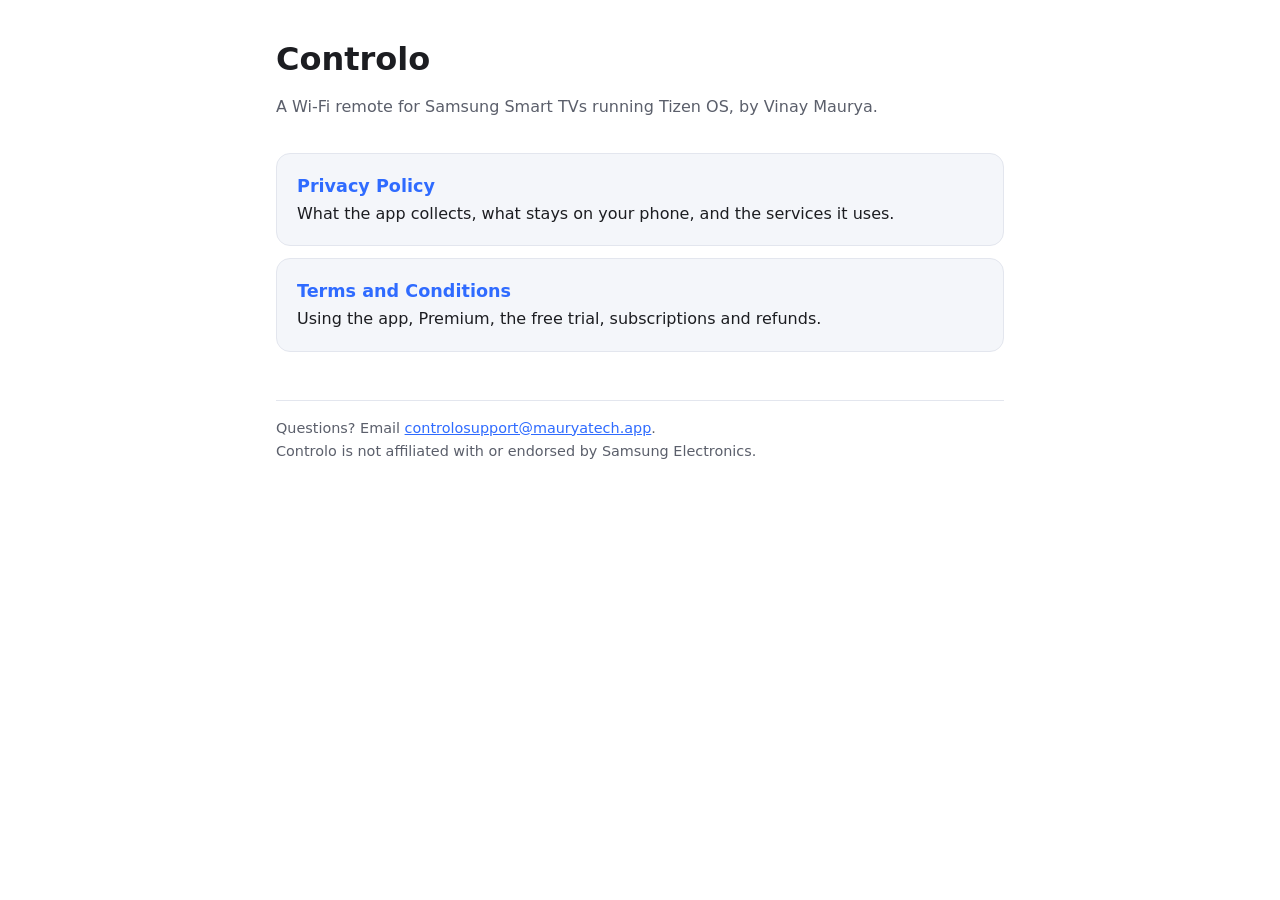
<file: index.html>
<!doctype html>
<html lang="en">
<head>
  <meta charset="utf-8">
  <meta name="viewport" content="width=device-width, initial-scale=1">
  <title>Controlo</title>
  <meta name="description" content="Controlo, a Wi-Fi remote for Samsung Smart TVs: privacy policy and terms.">
  <link rel="stylesheet" href="style.css">
</head>
<body>
<main>
  <header>
    <h1>Controlo</h1>
    <p class="muted">A Wi-Fi remote for Samsung Smart TVs running Tizen OS, by Vinay Maurya.</p>
  </header>

  <div class="cards">
    <a class="card" href="privacy.html">
      <strong>Privacy Policy</strong>
      What the app collects, what stays on your phone, and the services it uses.
    </a>
    <a class="card" href="terms.html">
      <strong>Terms and Conditions</strong>
      Using the app, Premium, the free trial, subscriptions and refunds.
    </a>
  </div>

  <footer>
    Questions? Email <a href="mailto:controlosupport@mauryatech.app">controlosupport@mauryatech.app</a>.<br>
    Controlo is not affiliated with or endorsed by Samsung Electronics.
  </footer>
</main>
</body>
</html>
</file>
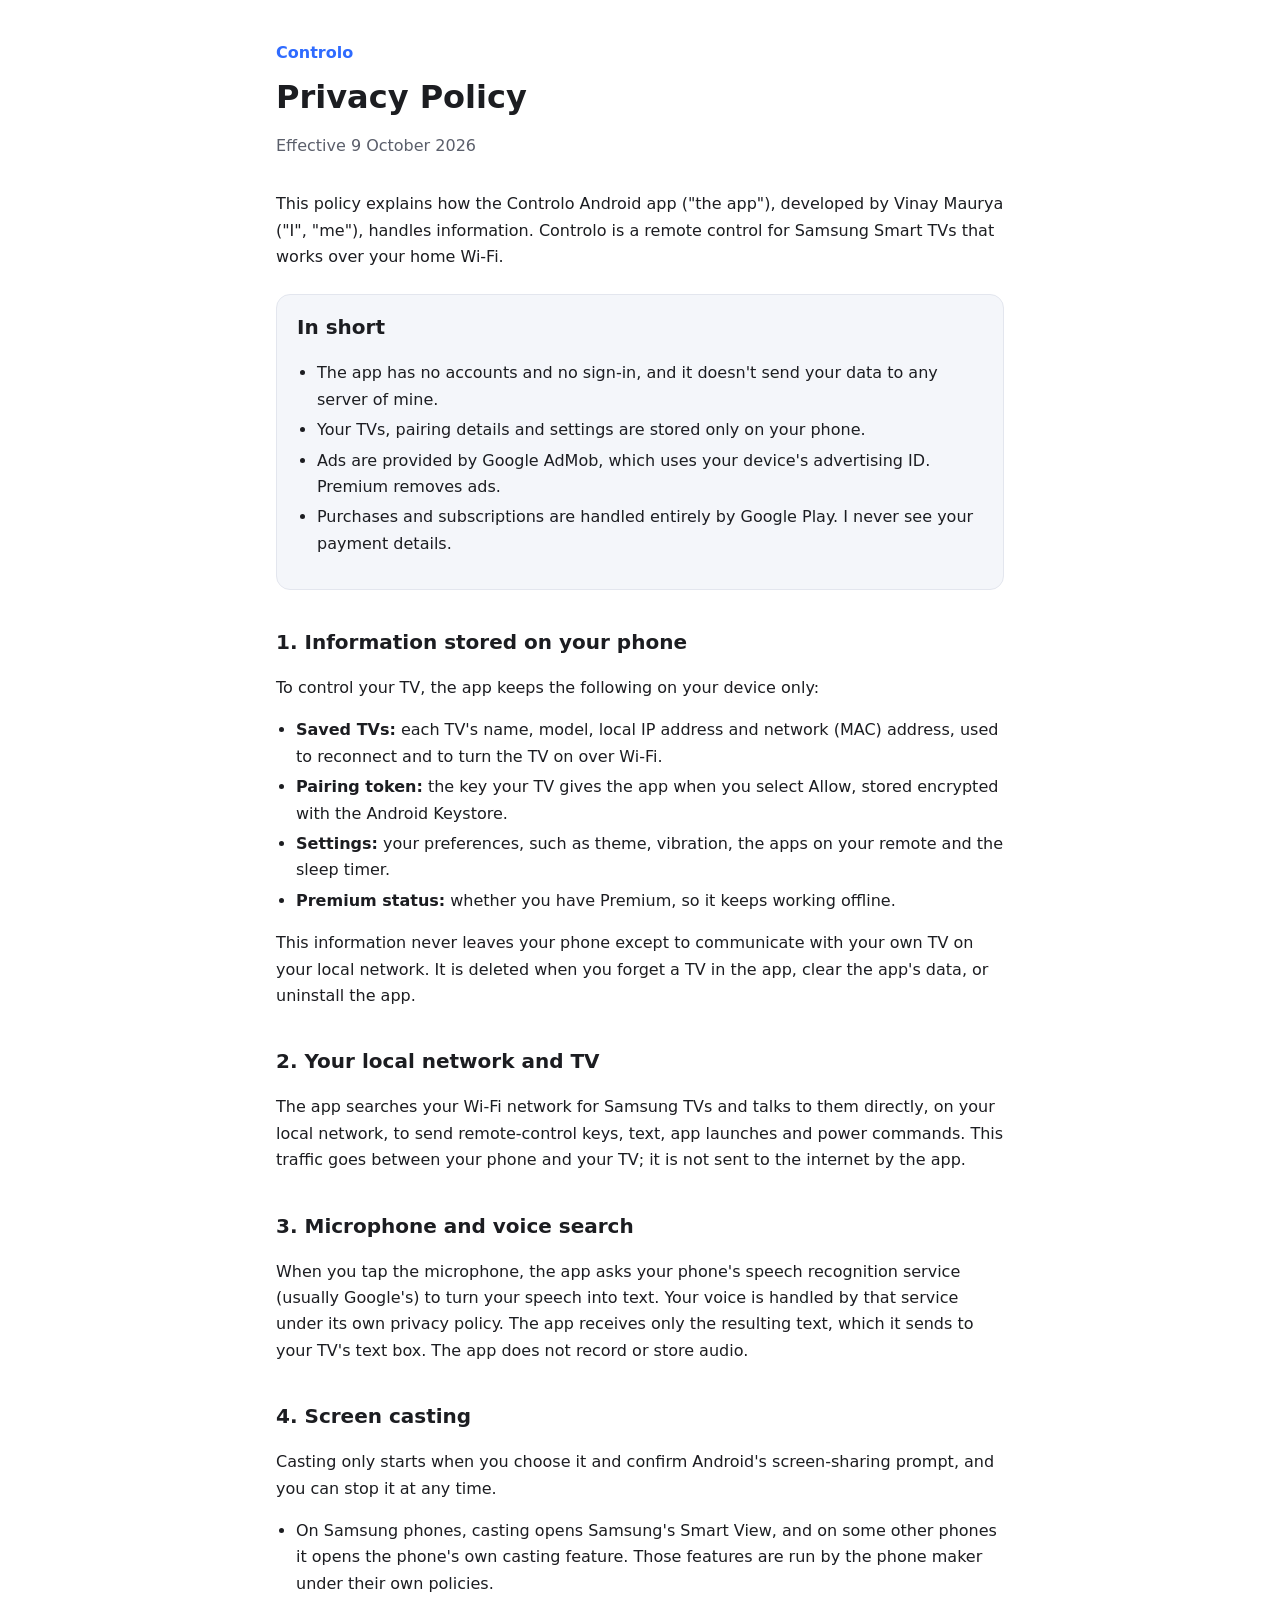
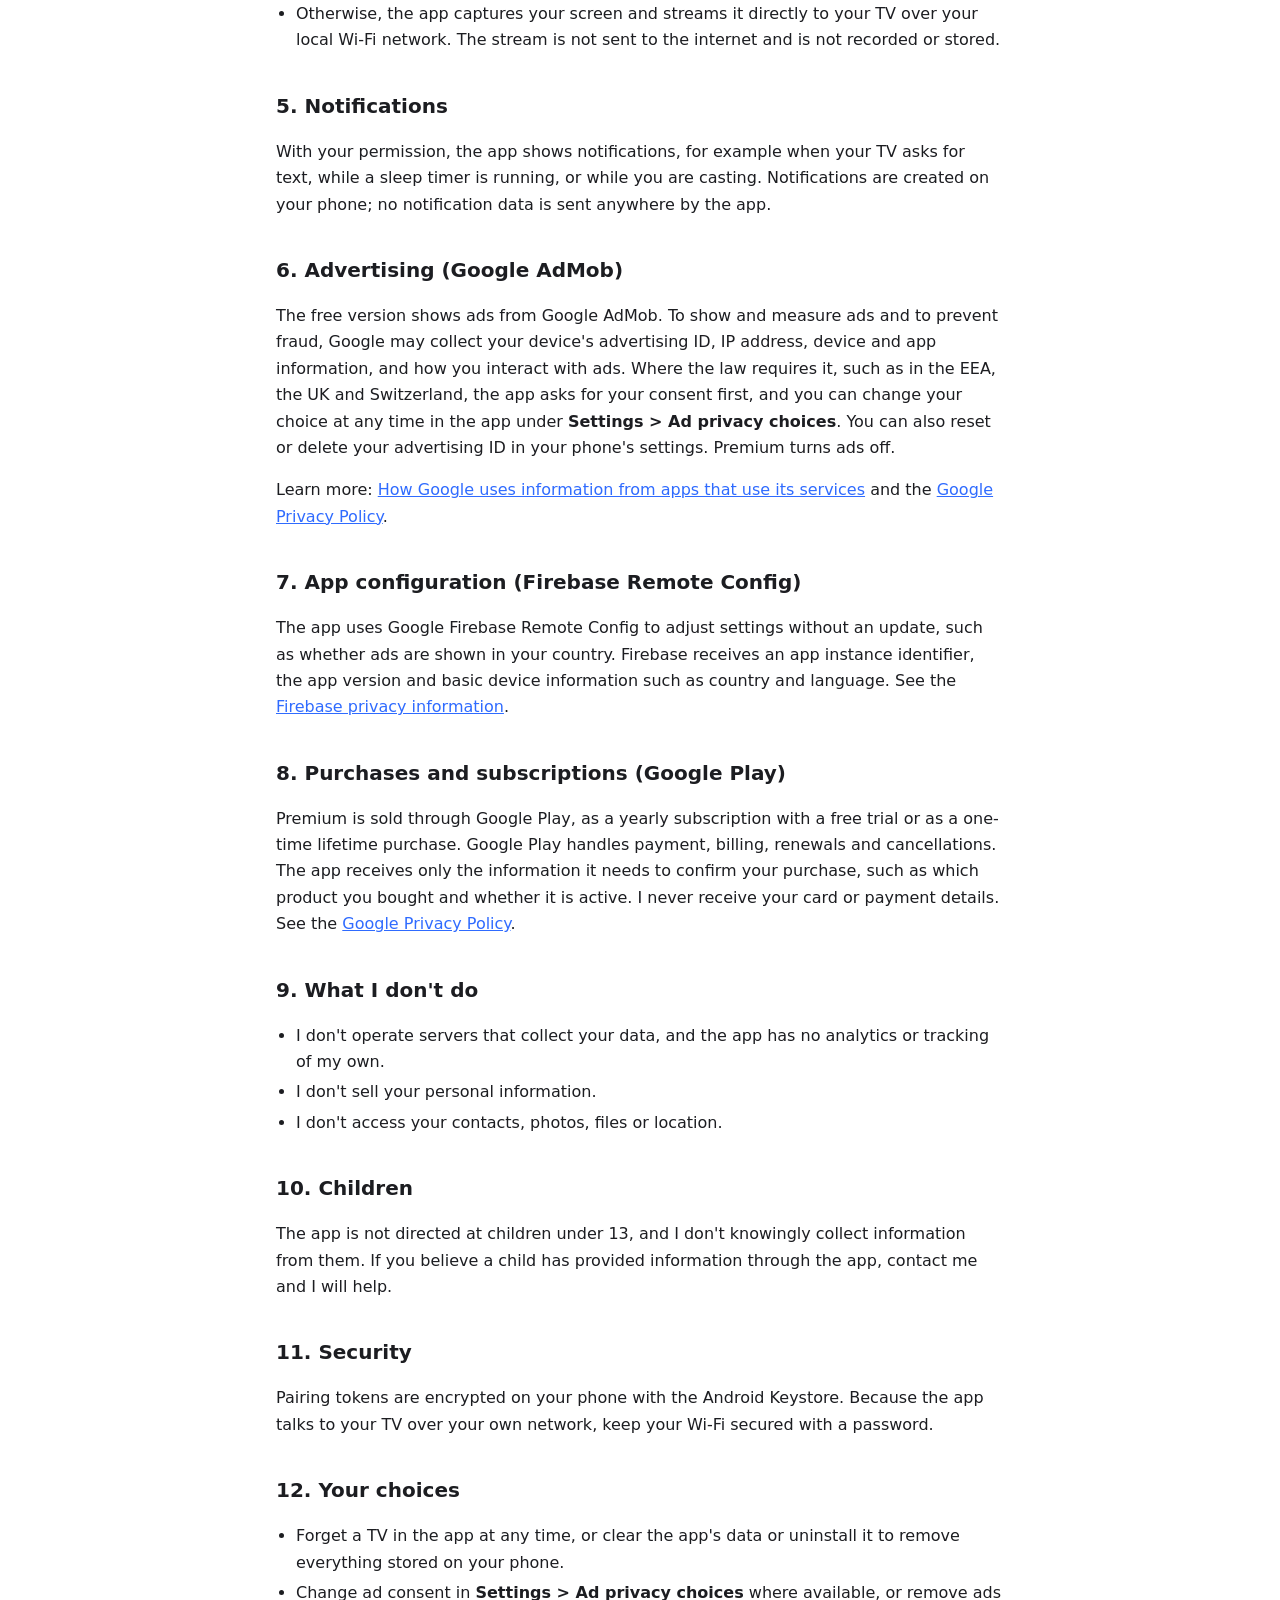
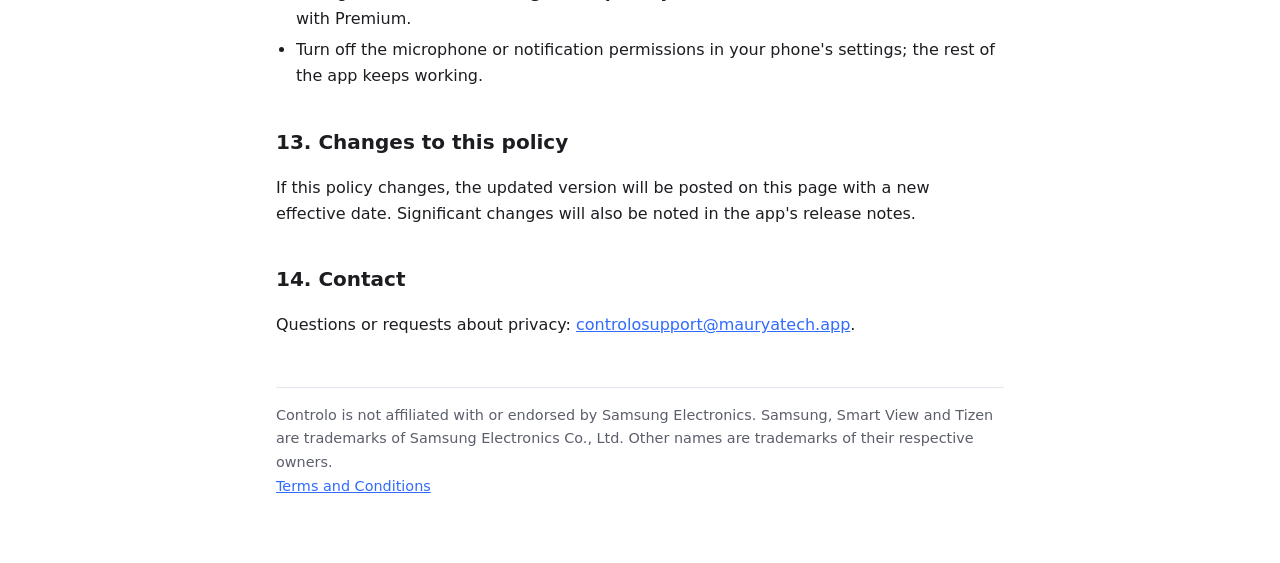
<file: privacy.html>
<!doctype html>
<html lang="en">
<head>
  <meta charset="utf-8">
  <meta name="viewport" content="width=device-width, initial-scale=1">
  <title>Controlo Privacy Policy</title>
  <meta name="description" content="How Controlo, the Wi-Fi remote for Samsung Smart TVs, handles your information.">
  <link rel="stylesheet" href="style.css">
</head>
<body>
<main>
  <header>
    <a class="brand" href="index.html">Controlo</a>
    <h1>Privacy Policy</h1>
    <p class="muted">Effective 9 October 2026</p>
  </header>

  <p>This policy explains how the Controlo Android app ("the app"), developed by Vinay Maurya ("I", "me"),
    handles information. Controlo is a remote control for Samsung Smart TVs that works over your home
    Wi-Fi.</p>

  <div class="summary">
    <h2>In short</h2>
    <ul>
      <li>The app has no accounts and no sign-in, and it doesn't send your data to any server of mine.</li>
      <li>Your TVs, pairing details and settings are stored only on your phone.</li>
      <li>Ads are provided by Google AdMob, which uses your device's advertising ID. Premium removes ads.</li>
      <li>Purchases and subscriptions are handled entirely by Google Play. I never see your payment details.</li>
    </ul>
  </div>

  <h2>1. Information stored on your phone</h2>
  <p>To control your TV, the app keeps the following on your device only:</p>
  <ul>
    <li><strong>Saved TVs:</strong> each TV's name, model, local IP address and network (MAC) address, used to
      reconnect and to turn the TV on over Wi-Fi.</li>
    <li><strong>Pairing token:</strong> the key your TV gives the app when you select Allow, stored encrypted
      with the Android Keystore.</li>
    <li><strong>Settings:</strong> your preferences, such as theme, vibration, the apps on your remote and the
      sleep timer.</li>
    <li><strong>Premium status:</strong> whether you have Premium, so it keeps working offline.</li>
  </ul>
  <p>This information never leaves your phone except to communicate with your own TV on your local network. It
    is deleted when you forget a TV in the app, clear the app's data, or uninstall the app.</p>

  <h2>2. Your local network and TV</h2>
  <p>The app searches your Wi-Fi network for Samsung TVs and talks to them directly, on your local network, to
    send remote-control keys, text, app launches and power commands. This traffic goes between your phone and
    your TV; it is not sent to the internet by the app.</p>

  <h2>3. Microphone and voice search</h2>
  <p>When you tap the microphone, the app asks your phone's speech recognition service (usually Google's) to turn
    your speech into text. Your voice is handled by that service under its own privacy policy. The app receives
    only the resulting text, which it sends to your TV's text box. The app does not record or store audio.</p>

  <h2>4. Screen casting</h2>
  <p>Casting only starts when you choose it and confirm Android's screen-sharing prompt, and you can stop it at
    any time.</p>
  <ul>
    <li>On Samsung phones, casting opens Samsung's Smart View, and on some other phones it opens the phone's own
      casting feature. Those features are run by the phone maker under their own policies.</li>
    <li>Otherwise, the app captures your screen and streams it directly to your TV over your local Wi-Fi network.
      The stream is not sent to the internet and is not recorded or stored.</li>
  </ul>

  <h2>5. Notifications</h2>
  <p>With your permission, the app shows notifications, for example when your TV asks for text, while a sleep
    timer is running, or while you are casting. Notifications are created on your phone; no notification data is
    sent anywhere by the app.</p>

  <h2>6. Advertising (Google AdMob)</h2>
  <p>The free version shows ads from Google AdMob. To show and measure ads and to prevent fraud, Google may
    collect your device's advertising ID, IP address, device and app information, and how you interact with ads.
    Where the law requires it, such as in the EEA, the UK and Switzerland, the app asks for your consent first, and
    you can change your choice at any time in the app under <strong>Settings &gt; Ad privacy choices</strong>.
    You can also reset or delete your advertising ID in your phone's settings. Premium turns ads off.</p>
  <p>Learn more: <a href="https://policies.google.com/technologies/partner-sites">How Google uses information from
    apps that use its services</a> and the <a href="https://policies.google.com/privacy">Google Privacy Policy</a>.</p>

  <h2>7. App configuration (Firebase Remote Config)</h2>
  <p>The app uses Google Firebase Remote Config to adjust settings without an update, such as whether ads are shown
    in your country. Firebase receives an app instance identifier, the app version and basic device information
    such as country and language. See the <a href="https://firebase.google.com/support/privacy">Firebase privacy
    information</a>.</p>

  <h2>8. Purchases and subscriptions (Google Play)</h2>
  <p>Premium is sold through Google Play, as a yearly subscription with a free trial or as a one-time lifetime
    purchase. Google Play handles payment, billing, renewals and cancellations. The app receives only the
    information it needs to confirm your purchase, such as which product you bought and whether it is active.
    I never receive your card or payment details. See the
    <a href="https://policies.google.com/privacy">Google Privacy Policy</a>.</p>

  <h2>9. What I don't do</h2>
  <ul>
    <li>I don't operate servers that collect your data, and the app has no analytics or tracking of my own.</li>
    <li>I don't sell your personal information.</li>
    <li>I don't access your contacts, photos, files or location.</li>
  </ul>

  <h2>10. Children</h2>
  <p>The app is not directed at children under 13, and I don't knowingly collect information from them. If you
    believe a child has provided information through the app, contact me and I will help.</p>

  <h2>11. Security</h2>
  <p>Pairing tokens are encrypted on your phone with the Android Keystore. Because the app talks to your TV over
    your own network, keep your Wi-Fi secured with a password.</p>

  <h2>12. Your choices</h2>
  <ul>
    <li>Forget a TV in the app at any time, or clear the app's data or uninstall it to remove everything stored on
      your phone.</li>
    <li>Change ad consent in <strong>Settings &gt; Ad privacy choices</strong> where available, or remove ads with
      Premium.</li>
    <li>Turn off the microphone or notification permissions in your phone's settings; the rest of the app keeps
      working.</li>
  </ul>

  <h2>13. Changes to this policy</h2>
  <p>If this policy changes, the updated version will be posted on this page with a new effective date. Significant
    changes will also be noted in the app's release notes.</p>

  <h2>14. Contact</h2>
  <p>Questions or requests about privacy: <a href="mailto:controlosupport@mauryatech.app">controlosupport@mauryatech.app</a>.</p>

  <footer>
    Controlo is not affiliated with or endorsed by Samsung Electronics. Samsung, Smart View and Tizen are
    trademarks of Samsung Electronics Co., Ltd. Other names are trademarks of their respective owners.<br>
    <a href="terms.html">Terms and Conditions</a>
  </footer>
</main>
</body>
</html>
</file>
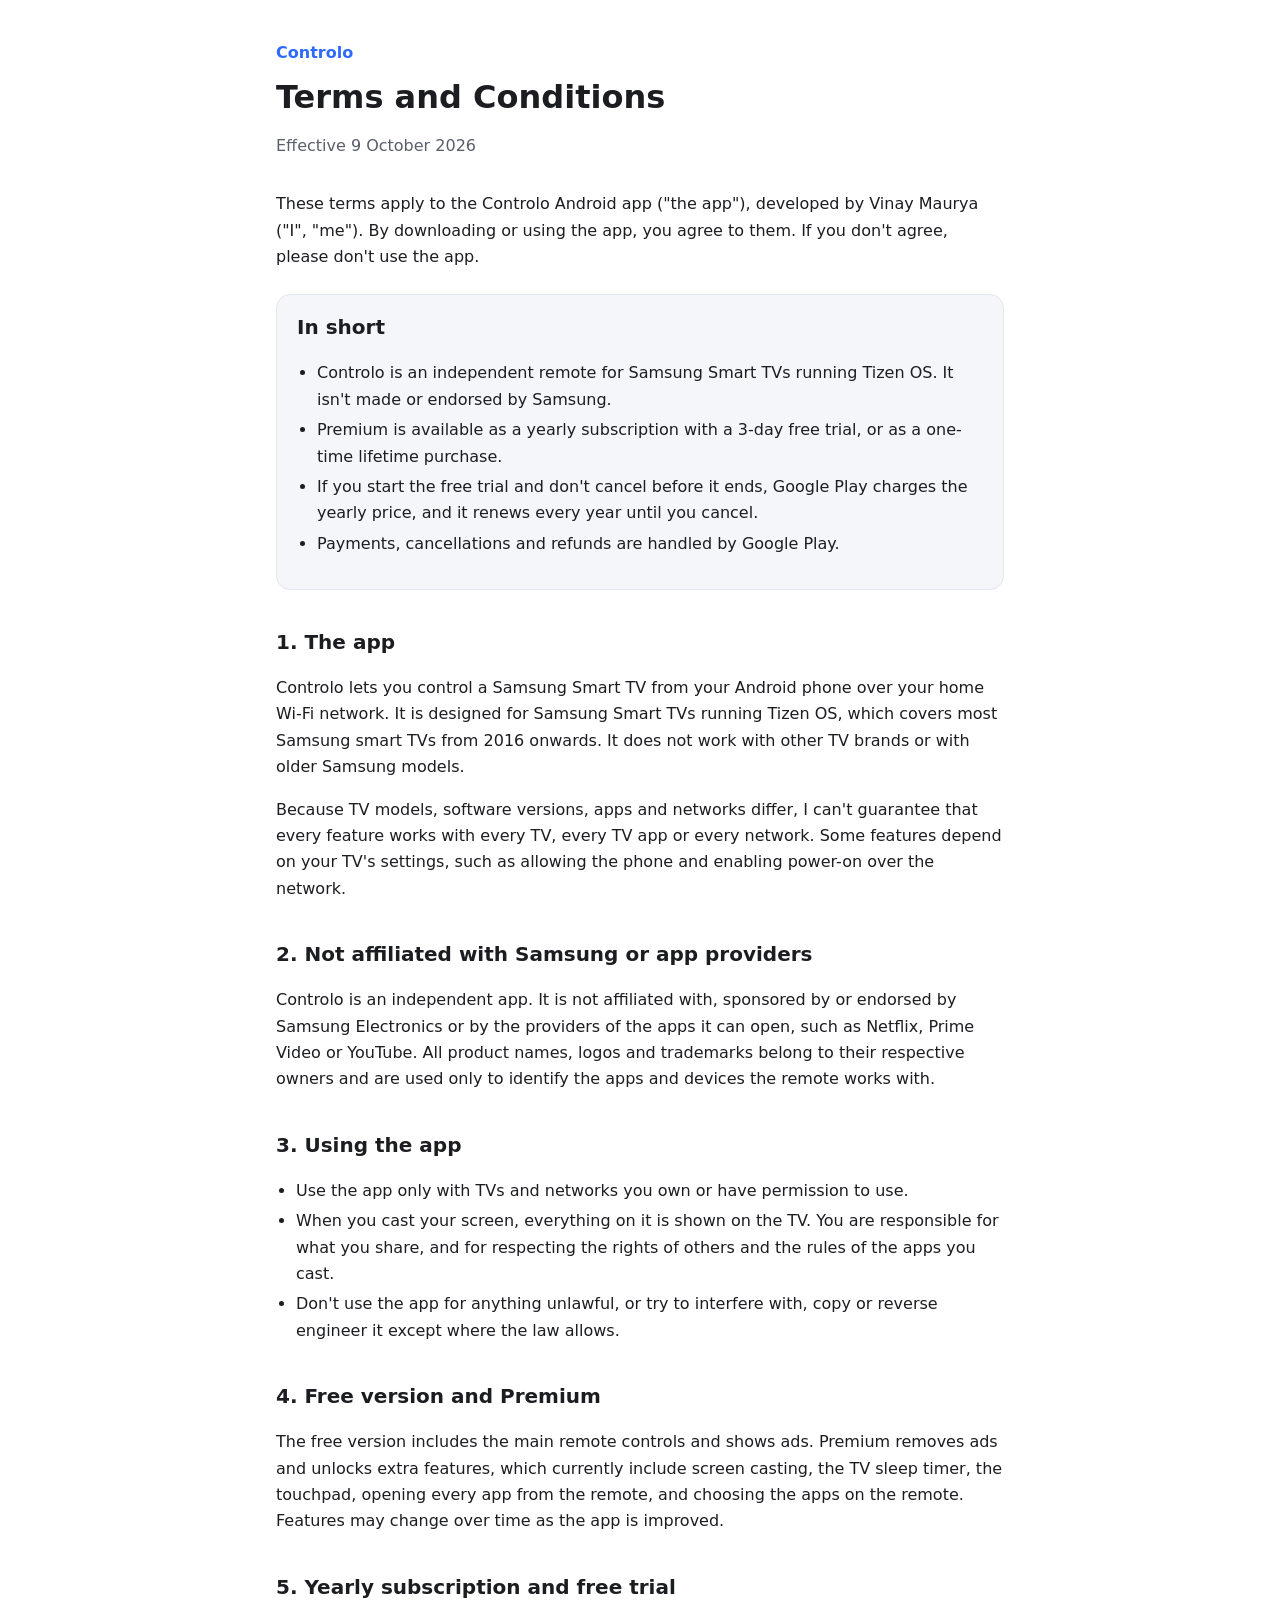
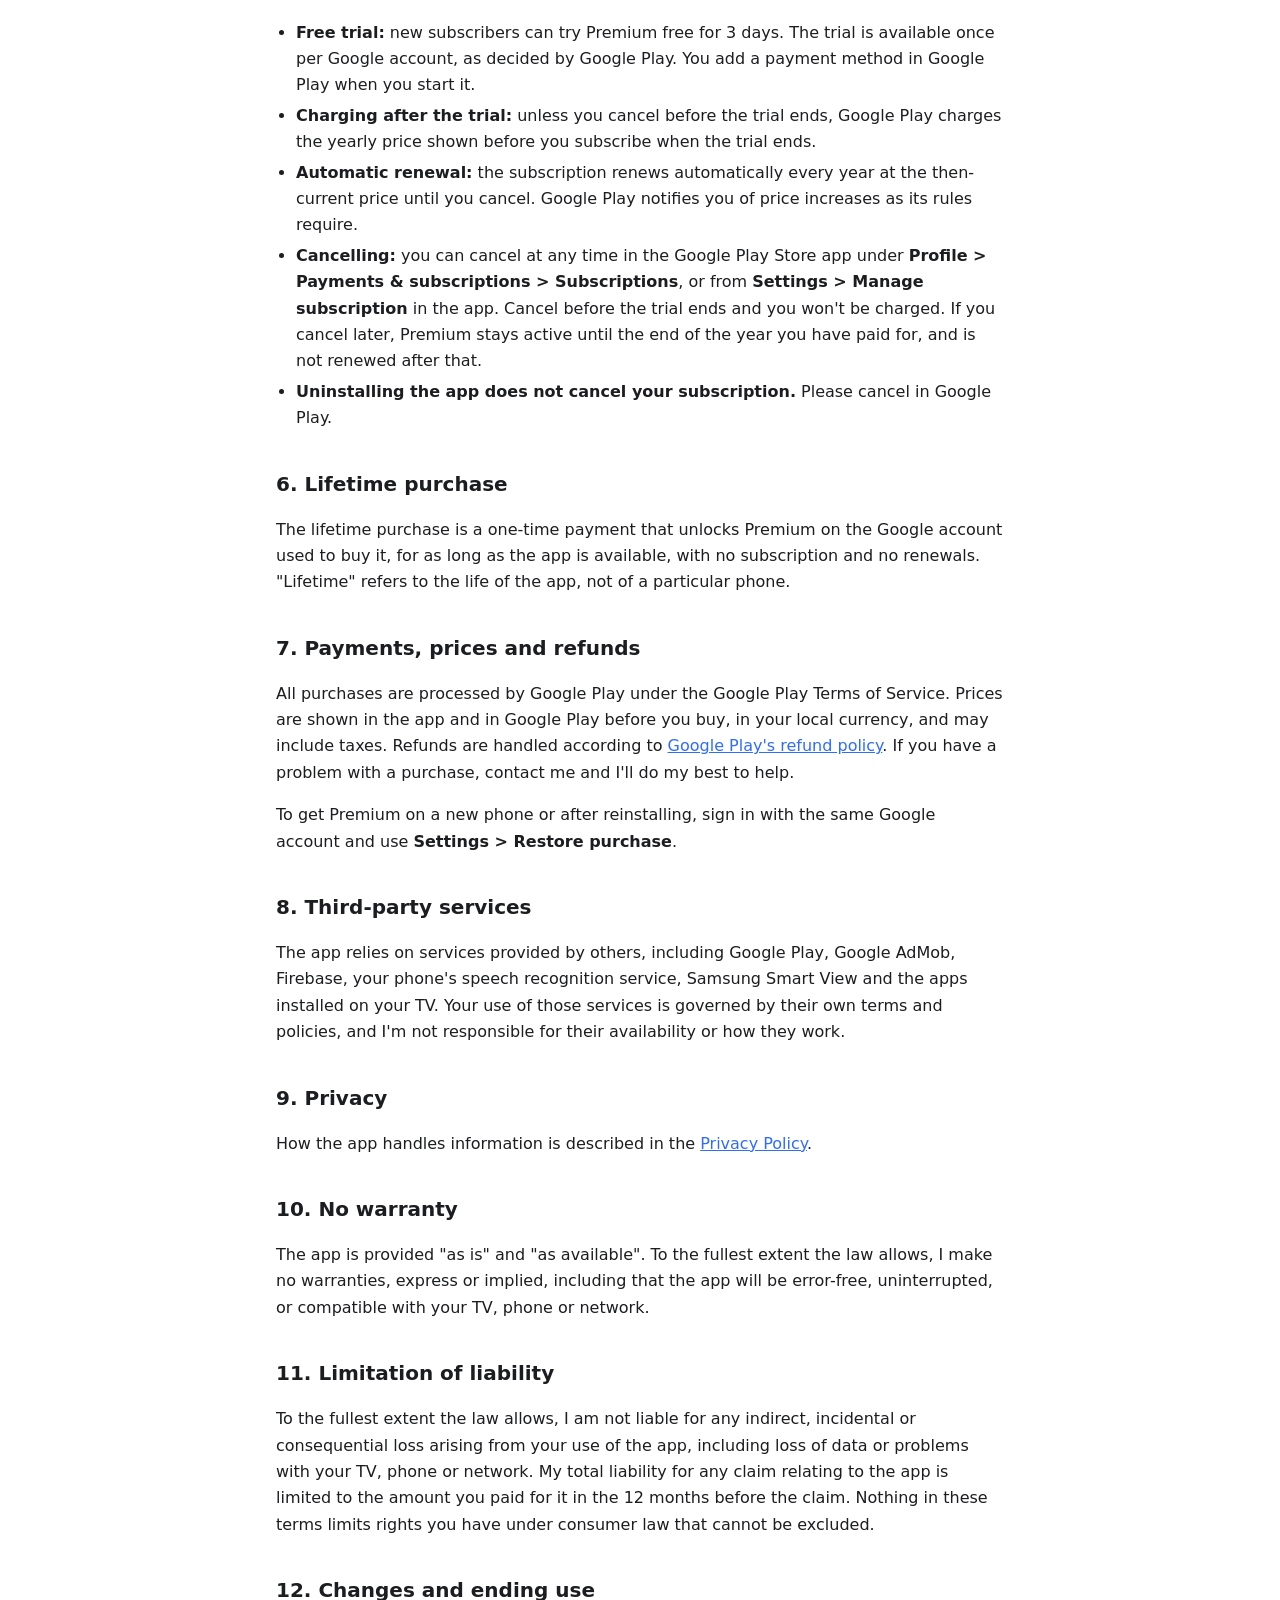
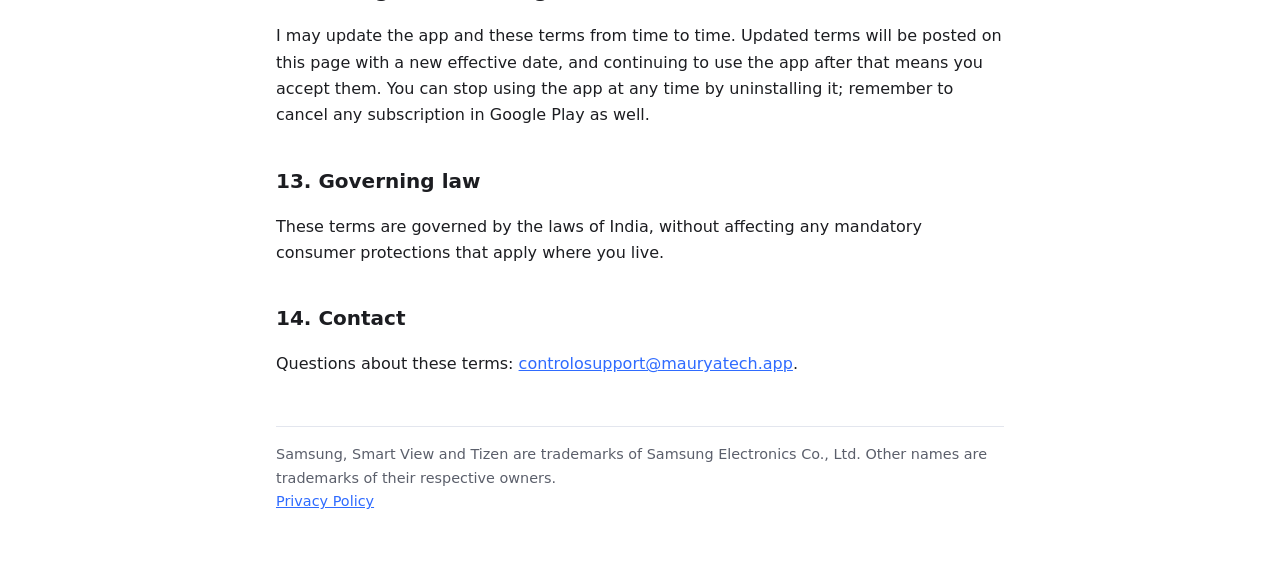
<file: terms.html>
<!doctype html>
<html lang="en">
<head>
  <meta charset="utf-8">
  <meta name="viewport" content="width=device-width, initial-scale=1">
  <title>Controlo Terms and Conditions</title>
  <meta name="description" content="Terms for using Controlo, the Wi-Fi remote for Samsung Smart TVs, including Premium and subscriptions.">
  <link rel="stylesheet" href="style.css">
</head>
<body>
<main>
  <header>
    <a class="brand" href="index.html">Controlo</a>
    <h1>Terms and Conditions</h1>
    <p class="muted">Effective 9 October 2026</p>
  </header>

  <p>These terms apply to the Controlo Android app ("the app"), developed by Vinay Maurya ("I", "me"). By
    downloading or using the app, you agree to them. If you don't agree, please don't use the app.</p>

  <div class="summary">
    <h2>In short</h2>
    <ul>
      <li>Controlo is an independent remote for Samsung Smart TVs running Tizen OS. It isn't made or endorsed by
        Samsung.</li>
      <li>Premium is available as a yearly subscription with a 3-day free trial, or as a one-time lifetime purchase.</li>
      <li>If you start the free trial and don't cancel before it ends, Google Play charges the yearly price, and
        it renews every year until you cancel.</li>
      <li>Payments, cancellations and refunds are handled by Google Play.</li>
    </ul>
  </div>

  <h2>1. The app</h2>
  <p>Controlo lets you control a Samsung Smart TV from your Android phone over your home Wi-Fi network. It is
    designed for Samsung Smart TVs running Tizen OS, which covers most Samsung smart TVs from 2016 onwards. It
    does not work with other TV brands or with older Samsung models.</p>
  <p>Because TV models, software versions, apps and networks differ, I can't guarantee that every feature works
    with every TV, every TV app or every network. Some features depend on your TV's settings, such as allowing the
    phone and enabling power-on over the network.</p>

  <h2>2. Not affiliated with Samsung or app providers</h2>
  <p>Controlo is an independent app. It is not affiliated with, sponsored by or endorsed by Samsung Electronics
    or by the providers of the apps it can open, such as Netflix, Prime Video or YouTube. All product names, logos
    and trademarks belong to their respective owners and are used only to identify the apps and devices the
    remote works with.</p>

  <h2>3. Using the app</h2>
  <ul>
    <li>Use the app only with TVs and networks you own or have permission to use.</li>
    <li>When you cast your screen, everything on it is shown on the TV. You are responsible for what you share,
      and for respecting the rights of others and the rules of the apps you cast.</li>
    <li>Don't use the app for anything unlawful, or try to interfere with, copy or reverse engineer it except
      where the law allows.</li>
  </ul>

  <h2>4. Free version and Premium</h2>
  <p>The free version includes the main remote controls and shows ads. Premium removes ads and unlocks extra
    features, which currently include screen casting, the TV sleep timer, the touchpad, opening every app from
    the remote, and choosing the apps on the remote. Features may change over time as the app is improved.</p>

  <h2>5. Yearly subscription and free trial</h2>
  <ul>
    <li><strong>Free trial:</strong> new subscribers can try Premium free for 3 days. The trial is available once
      per Google account, as decided by Google Play. You add a payment method in Google Play when you start it.</li>
    <li><strong>Charging after the trial:</strong> unless you cancel before the trial ends, Google Play charges
      the yearly price shown before you subscribe when the trial ends.</li>
    <li><strong>Automatic renewal:</strong> the subscription renews automatically every year at the then-current
      price until you cancel. Google Play notifies you of price increases as its rules require.</li>
    <li><strong>Cancelling:</strong> you can cancel at any time in the Google Play Store app under
      <strong>Profile &gt; Payments &amp; subscriptions &gt; Subscriptions</strong>, or from
      <strong>Settings &gt; Manage subscription</strong> in the app. Cancel before the trial ends and you won't be
      charged. If you cancel later, Premium stays active until the end of the year you have paid for, and is not
      renewed after that.</li>
    <li><strong>Uninstalling the app does not cancel your subscription.</strong> Please cancel in Google Play.</li>
  </ul>

  <h2>6. Lifetime purchase</h2>
  <p>The lifetime purchase is a one-time payment that unlocks Premium on the Google account used to buy it, for as
    long as the app is available, with no subscription and no renewals. "Lifetime" refers to the life of the app,
    not of a particular phone.</p>

  <h2>7. Payments, prices and refunds</h2>
  <p>All purchases are processed by Google Play under the Google Play Terms of Service. Prices are shown in the app
    and in Google Play before you buy, in your local currency, and may include taxes. Refunds are handled according
    to <a href="https://support.google.com/googleplay/answer/2479637">Google Play's refund policy</a>. If you have a
    problem with a purchase, contact me and I'll do my best to help.</p>
  <p>To get Premium on a new phone or after reinstalling, sign in with the same Google account and use
    <strong>Settings &gt; Restore purchase</strong>.</p>

  <h2>8. Third-party services</h2>
  <p>The app relies on services provided by others, including Google Play, Google AdMob, Firebase, your phone's
    speech recognition service, Samsung Smart View and the apps installed on your TV. Your use of those services is
    governed by their own terms and policies, and I'm not responsible for their availability or how they work.</p>

  <h2>9. Privacy</h2>
  <p>How the app handles information is described in the <a href="privacy.html">Privacy Policy</a>.</p>

  <h2>10. No warranty</h2>
  <p>The app is provided "as is" and "as available". To the fullest extent the law allows, I make no warranties,
    express or implied, including that the app will be error-free, uninterrupted, or compatible with your TV,
    phone or network.</p>

  <h2>11. Limitation of liability</h2>
  <p>To the fullest extent the law allows, I am not liable for any indirect, incidental or consequential loss
    arising from your use of the app, including loss of data or problems with your TV, phone or network. My total
    liability for any claim relating to the app is limited to the amount you paid for it in the 12 months before
    the claim. Nothing in these terms limits rights you have under consumer law that cannot be excluded.</p>

  <h2>12. Changes and ending use</h2>
  <p>I may update the app and these terms from time to time. Updated terms will be posted on this page with a new
    effective date, and continuing to use the app after that means you accept them. You can stop using the app at
    any time by uninstalling it; remember to cancel any subscription in Google Play as well.</p>

  <h2>13. Governing law</h2>
  <p>These terms are governed by the laws of India, without affecting any mandatory consumer protections that apply
    where you live.</p>

  <h2>14. Contact</h2>
  <p>Questions about these terms: <a href="mailto:controlosupport@mauryatech.app">controlosupport@mauryatech.app</a>.</p>

  <footer>
    Samsung, Smart View and Tizen are trademarks of Samsung Electronics Co., Ltd. Other names are trademarks of
    their respective owners.<br>
    <a href="privacy.html">Privacy Policy</a>
  </footer>
</main>
</body>
</html>
</file>
<file: style.css>
:root {
  --bg: #ffffff;
  --text: #1c1d21;
  --muted: #5b5f6b;
  --accent: #2f6bff;
  --card: #f4f6fa;
  --border: #e3e6ee;
}

@media (prefers-color-scheme: dark) {
  :root {
    --bg: #111317;
    --text: #e8eaf0;
    --muted: #a3a8b5;
    --accent: #7aa2ff;
    --card: #1b1e24;
    --border: #2a2e37;
  }
}

* { box-sizing: border-box; }

body {
  margin: 0;
  background: var(--bg);
  color: var(--text);
  font: 16px/1.65 system-ui, -apple-system, "Segoe UI", Roboto, "Helvetica Neue", Arial, sans-serif;
}

main {
  max-width: 760px;
  margin: 0 auto;
  padding: 40px 16px 64px;
}

header { margin-bottom: 32px; }

.brand {
  display: inline-block;
  font-weight: 700;
  color: var(--accent);
  text-decoration: none;
  margin-bottom: 12px;
}

h1 { font-size: 2rem; line-height: 1.2; margin: 0 0 8px; }
h2 { font-size: 1.25rem; margin: 36px 0 8px; }
h3 { font-size: 1.05rem; margin: 20px 0 4px; }

p, li { color: var(--text); }
.muted { color: var(--muted); }
a { color: var(--accent); }

ul { padding-left: 1.25rem; }
li { margin: 4px 0; }

.summary {
  background: var(--card);
  border: 1px solid var(--border);
  border-radius: 14px;
  padding: 16px 20px;
  margin: 24px 0;
}
.summary h2 { margin-top: 0; }

.cards { display: grid; gap: 12px; margin-top: 24px; }
.card {
  display: block;
  background: var(--card);
  border: 1px solid var(--border);
  border-radius: 14px;
  padding: 18px 20px;
  color: var(--text);
  text-decoration: none;
}
.card strong { display: block; font-size: 1.1rem; color: var(--accent); }

footer {
  margin-top: 48px;
  padding-top: 16px;
  border-top: 1px solid var(--border);
  font-size: 0.9rem;
  color: var(--muted);
}
</file>
